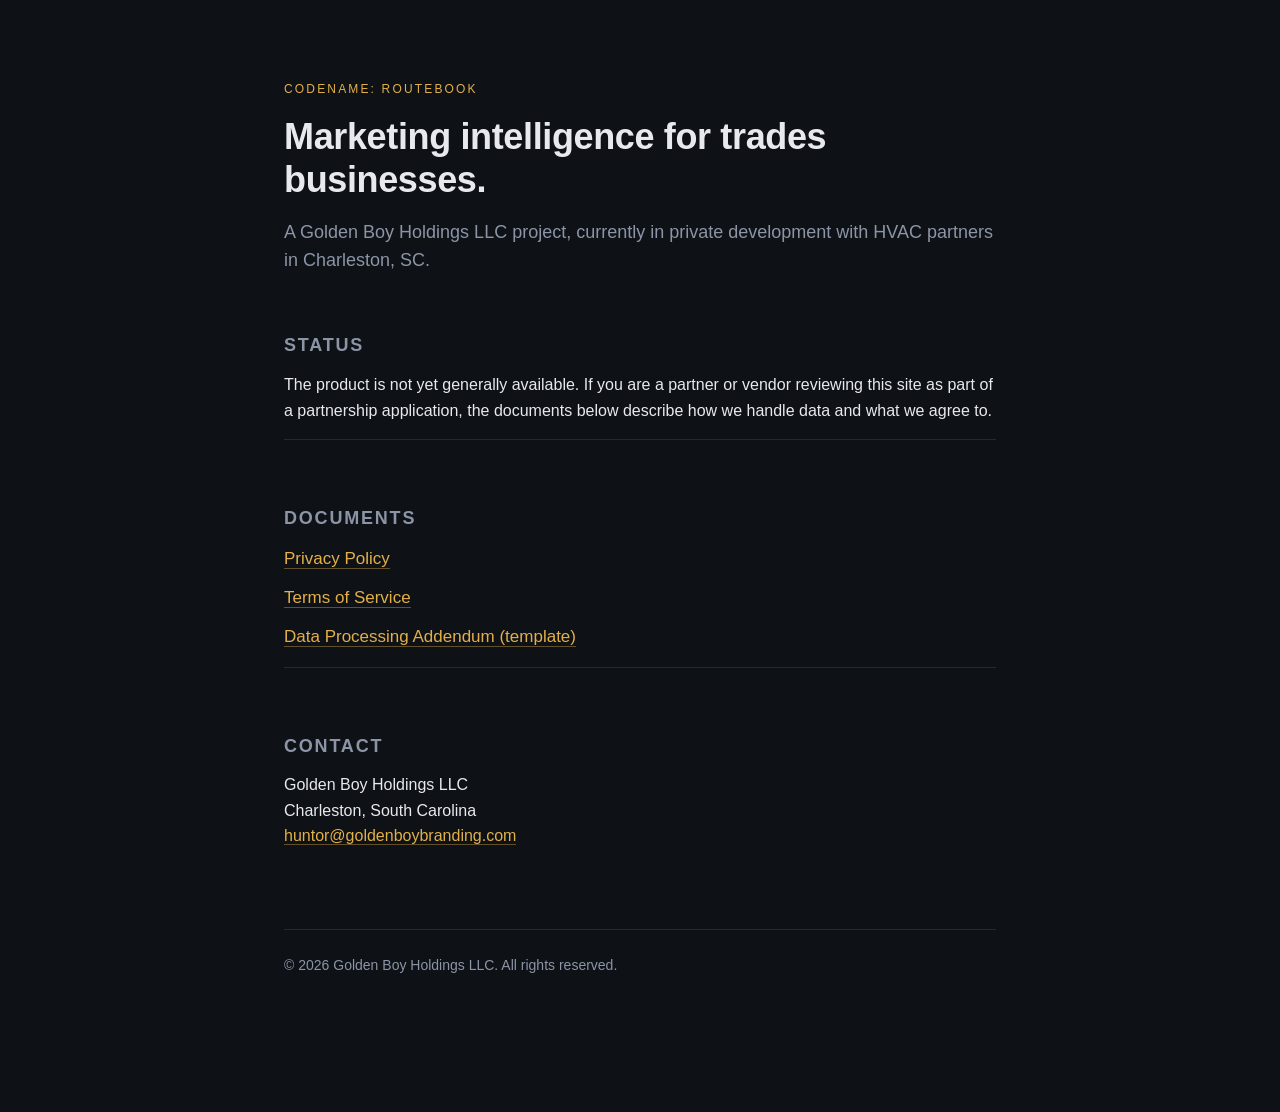
<file: index.html>
<!DOCTYPE html>
<html lang="en">
<head>
  <meta charset="UTF-8" />
  <meta name="viewport" content="width=device-width, initial-scale=1.0" />
  <title>Routebook (codename) — Golden Boy Holdings LLC</title>
  <meta name="description" content="Marketing intelligence for trades businesses. A Golden Boy Holdings LLC project." />
  <link rel="stylesheet" href="/style.css" />
</head>
<body>
  <main class="wrap">
    <header>
      <p class="eyebrow">Codename: Routebook</p>
      <h1>Marketing intelligence for trades businesses.</h1>
      <p class="lede">A Golden Boy Holdings LLC project, currently in private development with HVAC partners in Charleston, SC.</p>
    </header>

    <section>
      <h2>Status</h2>
      <p>The product is not yet generally available. If you are a partner or vendor reviewing this site as part of a partnership application, the documents below describe how we handle data and what we agree to.</p>
    </section>

    <section>
      <h2>Documents</h2>
      <ul class="links">
        <li><a href="/privacy.html">Privacy Policy</a></li>
        <li><a href="/terms.html">Terms of Service</a></li>
        <li><a href="/dpa.html">Data Processing Addendum (template)</a></li>
      </ul>
    </section>

    <section>
      <h2>Contact</h2>
      <p>
        Golden Boy Holdings LLC<br />
        Charleston, South Carolina<br />
        <a href="mailto:huntor@goldenboybranding.com">huntor@goldenboybranding.com</a>
      </p>
    </section>

    <footer>
      <p>&copy; <span id="year"></span> Golden Boy Holdings LLC. All rights reserved.</p>
    </footer>
  </main>
  <script>document.getElementById('year').textContent = new Date().getFullYear();</script>
</body>
</html>
</file>
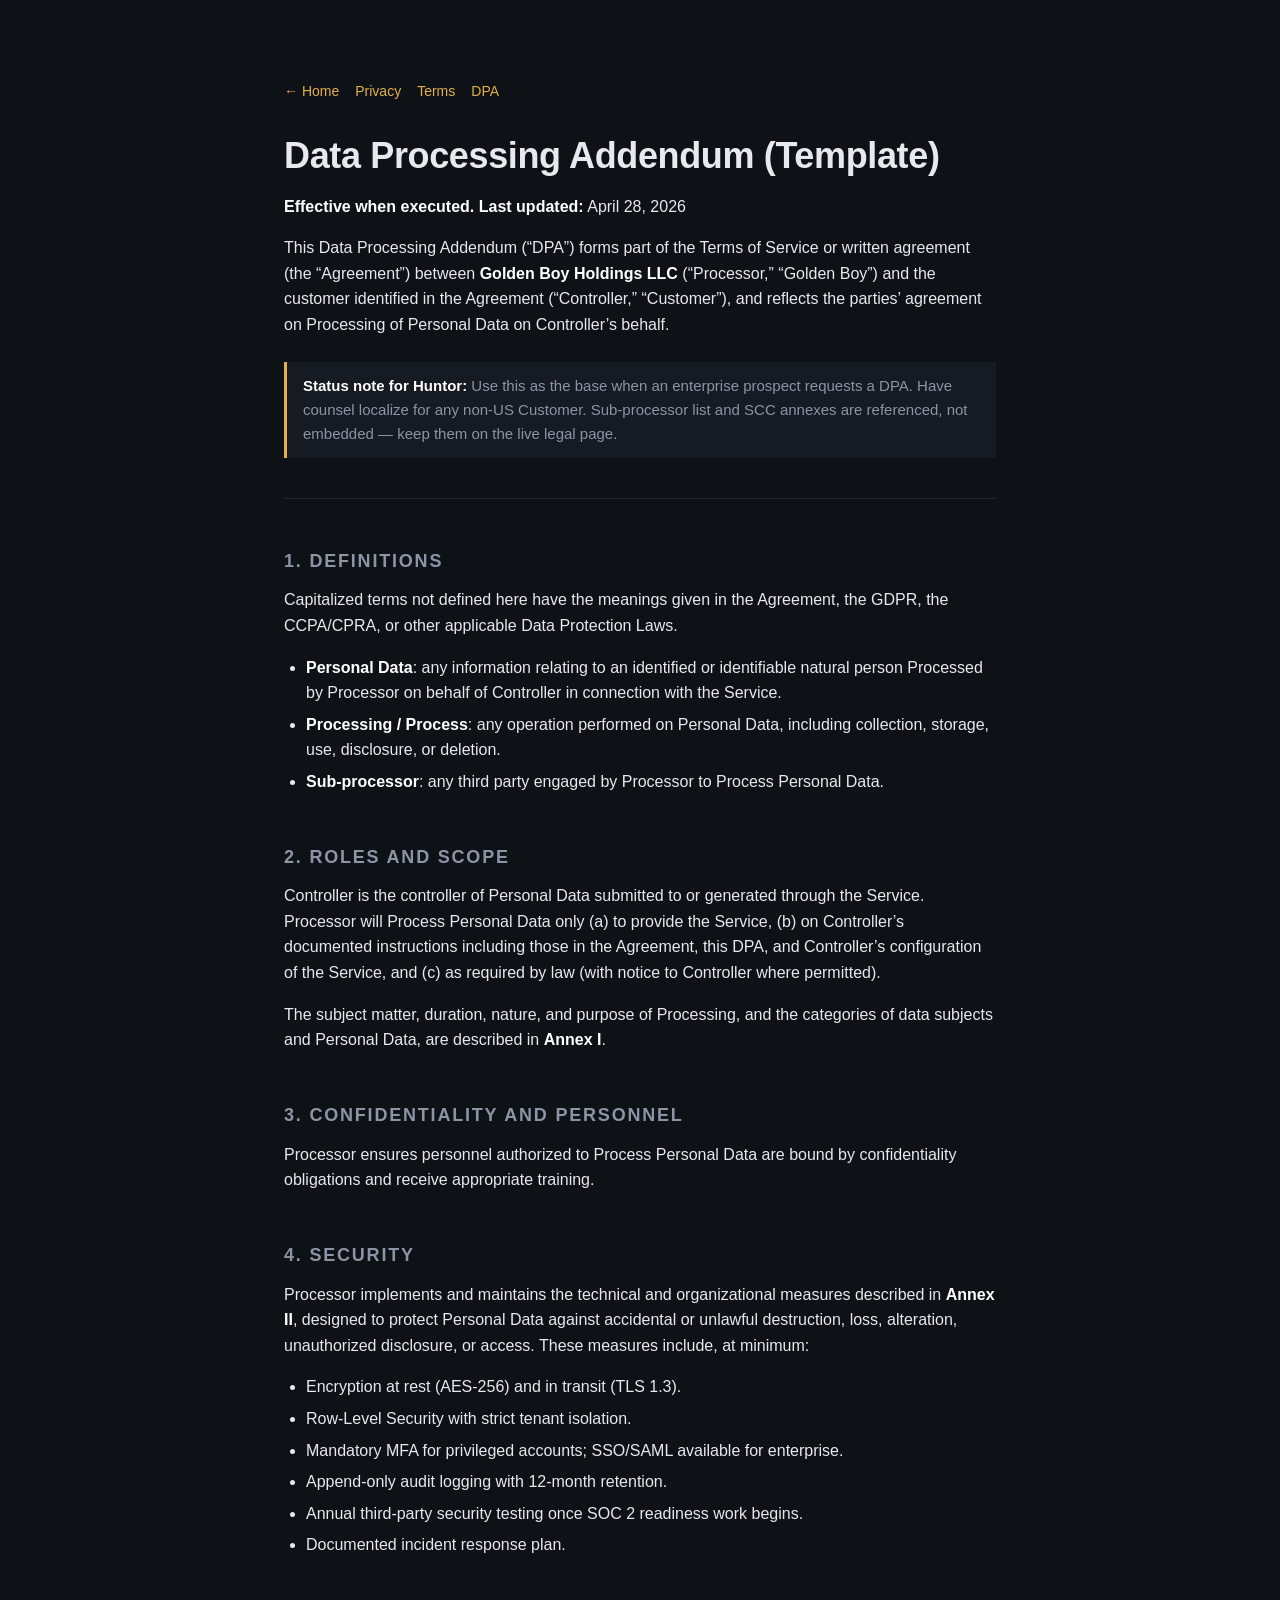
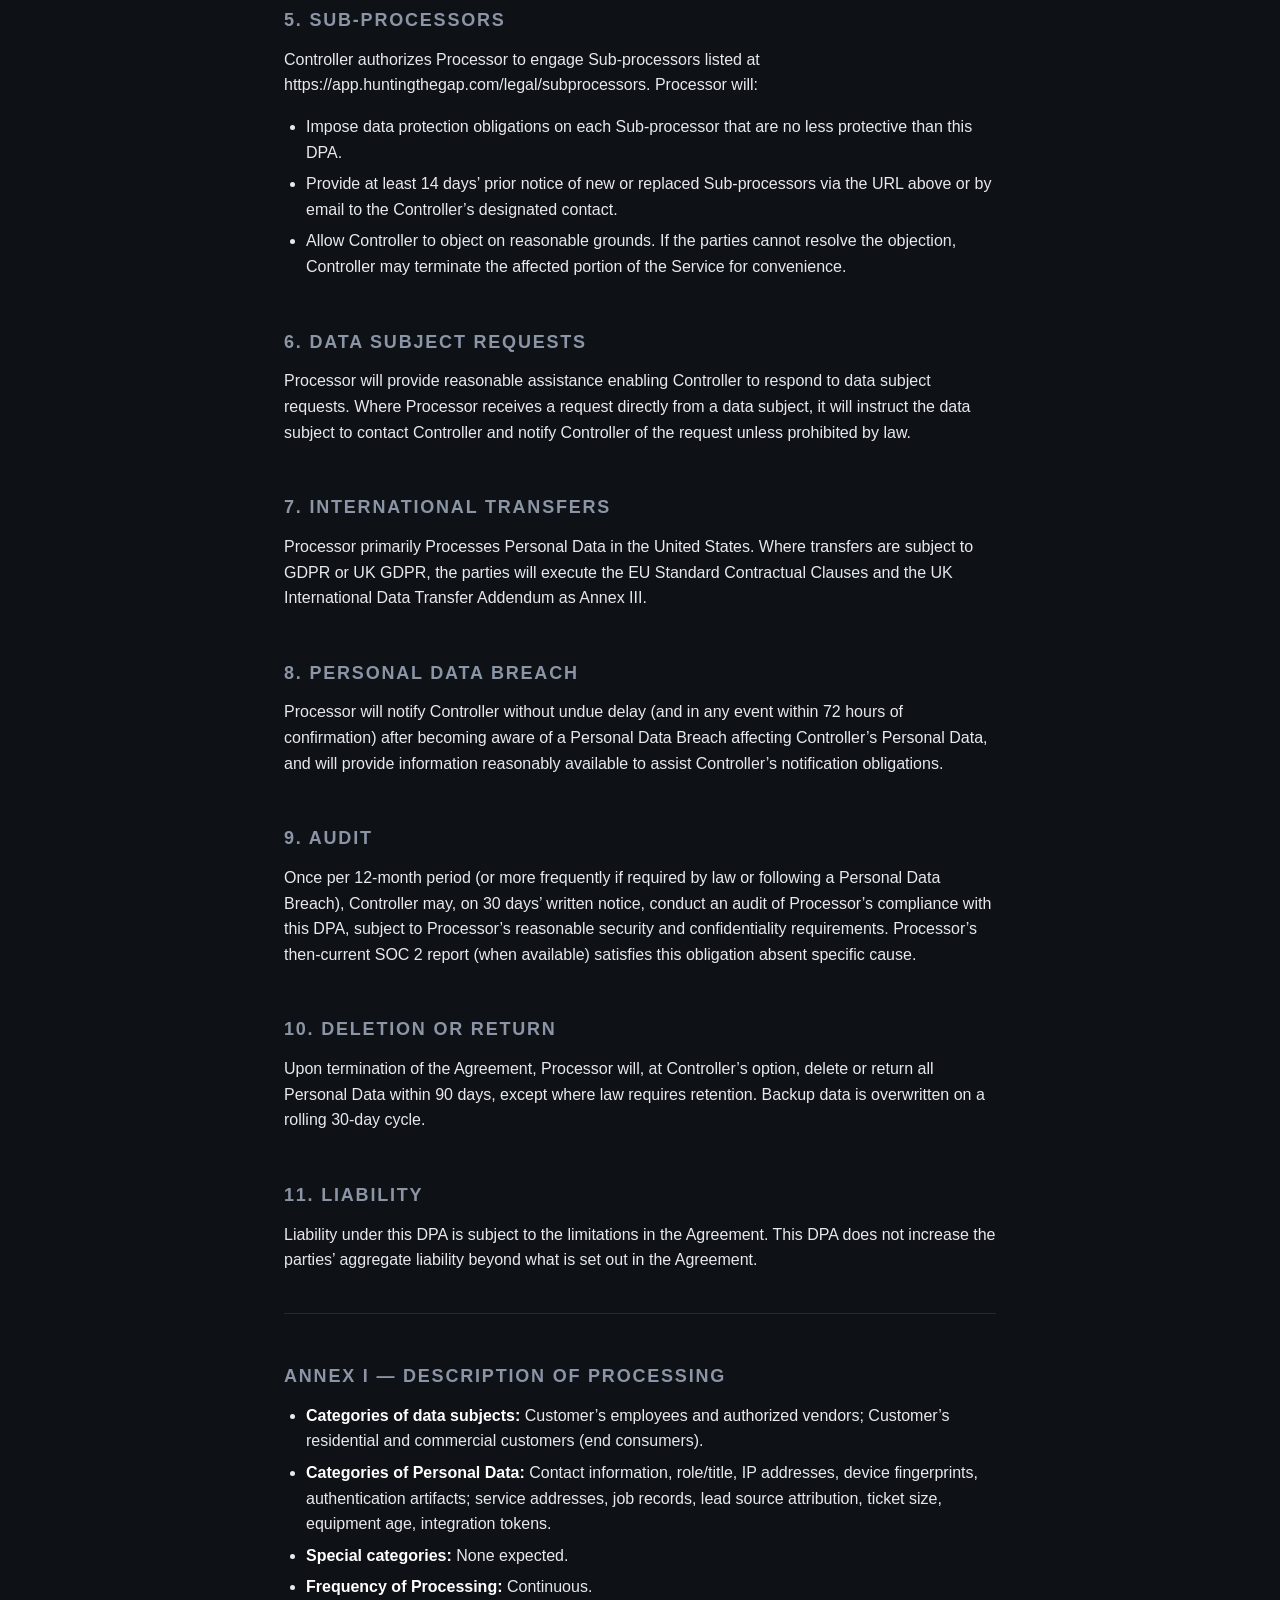
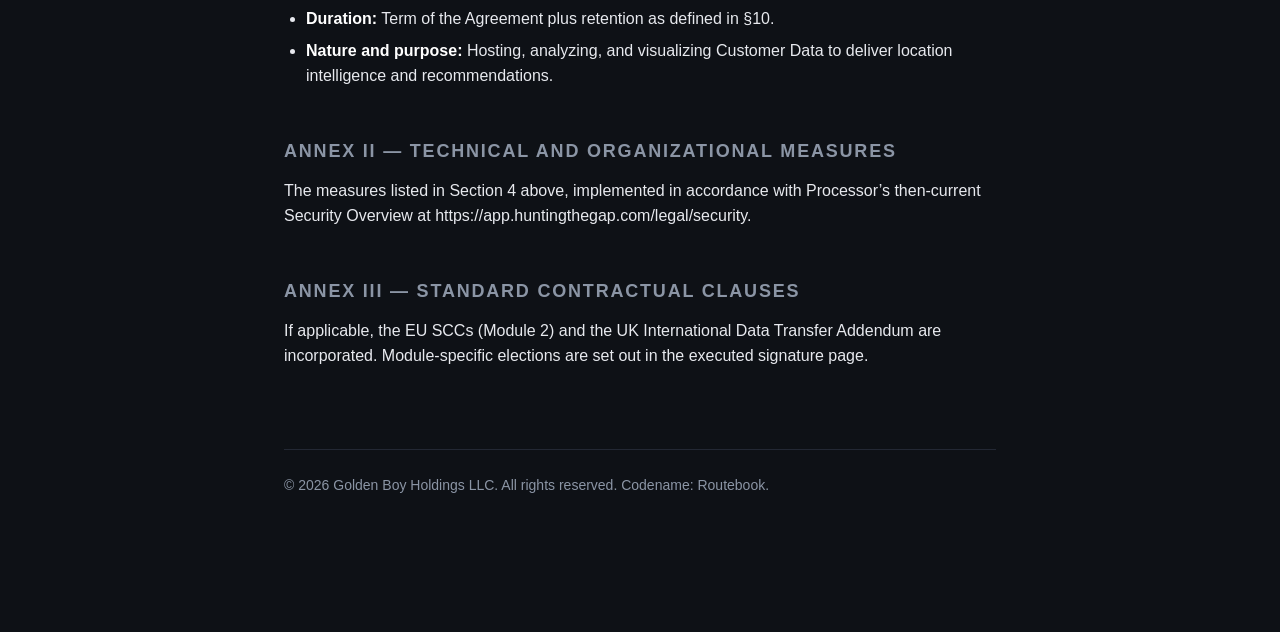
<file: dpa.html>
<!DOCTYPE html>
<html lang="en">
<head>
  <meta charset="UTF-8" />
  <meta name="viewport" content="width=device-width, initial-scale=1.0" />
  <title>Data Processing Addendum — Routebook by Golden Boy Holdings LLC</title>
  <link rel="stylesheet" href="/style.css" />
</head>
<body>
  <main class="wrap">
    <nav class="legal-nav">
      <a href="/">&larr; Home</a>
      <a href="/privacy.html">Privacy</a>
      <a href="/terms.html">Terms</a>
      <a href="/dpa.html">DPA</a>
    </nav>
    <h1>Data Processing Addendum (Template)</h1>
<p><strong>Effective when executed.</strong>
<strong>Last updated:</strong> April 28, 2026</p>
<p>This Data Processing Addendum (&ldquo;DPA&rdquo;) forms part of the Terms of Service or written agreement (the &ldquo;Agreement&rdquo;) between <strong>Golden Boy Holdings LLC</strong> (&ldquo;Processor,&rdquo; &ldquo;Golden Boy&rdquo;) and the customer identified in the Agreement (&ldquo;Controller,&rdquo; &ldquo;Customer&rdquo;), and reflects the parties&rsquo; agreement on Processing of Personal Data on Controller&rsquo;s behalf.</p>
<blockquote>
<p><strong>Status note for Huntor:</strong> Use this as the base when an enterprise prospect requests a DPA. Have counsel localize for any non-US Customer. Sub-processor list and SCC annexes are referenced, not embedded — keep them on the live legal page.</p>
</blockquote>
<hr />
<h2>1. Definitions</h2>
<p>Capitalized terms not defined here have the meanings given in the Agreement, the GDPR, the CCPA/CPRA, or other applicable Data Protection Laws.</p>
<ul>
<li><strong>Personal Data</strong>: any information relating to an identified or identifiable natural person Processed by Processor on behalf of Controller in connection with the Service.</li>
<li><strong>Processing / Process</strong>: any operation performed on Personal Data, including collection, storage, use, disclosure, or deletion.</li>
<li><strong>Sub-processor</strong>: any third party engaged by Processor to Process Personal Data.</li>
</ul>
<h2>2. Roles and scope</h2>
<p>Controller is the controller of Personal Data submitted to or generated through the Service. Processor will Process Personal Data only (a) to provide the Service, (b) on Controller&rsquo;s documented instructions including those in the Agreement, this DPA, and Controller&rsquo;s configuration of the Service, and (c) as required by law (with notice to Controller where permitted).</p>
<p>The subject matter, duration, nature, and purpose of Processing, and the categories of data subjects and Personal Data, are described in <strong>Annex I</strong>.</p>
<h2>3. Confidentiality and personnel</h2>
<p>Processor ensures personnel authorized to Process Personal Data are bound by confidentiality obligations and receive appropriate training.</p>
<h2>4. Security</h2>
<p>Processor implements and maintains the technical and organizational measures described in <strong>Annex II</strong>, designed to protect Personal Data against accidental or unlawful destruction, loss, alteration, unauthorized disclosure, or access. These measures include, at minimum:</p>
<ul>
<li>Encryption at rest (AES-256) and in transit (TLS 1.3).</li>
<li>Row-Level Security with strict tenant isolation.</li>
<li>Mandatory MFA for privileged accounts; SSO/SAML available for enterprise.</li>
<li>Append-only audit logging with 12-month retention.</li>
<li>Annual third-party security testing once SOC 2 readiness work begins.</li>
<li>Documented incident response plan.</li>
</ul>
<h2>5. Sub-processors</h2>
<p>Controller authorizes Processor to engage Sub-processors listed at https://app.huntingthegap.com/legal/subprocessors. Processor will:</p>
<ul>
<li>Impose data protection obligations on each Sub-processor that are no less protective than this DPA.</li>
<li>Provide at least 14 days&rsquo; prior notice of new or replaced Sub-processors via the URL above or by email to the Controller&rsquo;s designated contact.</li>
<li>Allow Controller to object on reasonable grounds. If the parties cannot resolve the objection, Controller may terminate the affected portion of the Service for convenience.</li>
</ul>
<h2>6. Data subject requests</h2>
<p>Processor will provide reasonable assistance enabling Controller to respond to data subject requests. Where Processor receives a request directly from a data subject, it will instruct the data subject to contact Controller and notify Controller of the request unless prohibited by law.</p>
<h2>7. International transfers</h2>
<p>Processor primarily Processes Personal Data in the United States. Where transfers are subject to GDPR or UK GDPR, the parties will execute the EU Standard Contractual Clauses and the UK International Data Transfer Addendum as Annex III.</p>
<h2>8. Personal Data Breach</h2>
<p>Processor will notify Controller without undue delay (and in any event within 72 hours of confirmation) after becoming aware of a Personal Data Breach affecting Controller&rsquo;s Personal Data, and will provide information reasonably available to assist Controller&rsquo;s notification obligations.</p>
<h2>9. Audit</h2>
<p>Once per 12-month period (or more frequently if required by law or following a Personal Data Breach), Controller may, on 30 days&rsquo; written notice, conduct an audit of Processor&rsquo;s compliance with this DPA, subject to Processor&rsquo;s reasonable security and confidentiality requirements. Processor&rsquo;s then-current SOC 2 report (when available) satisfies this obligation absent specific cause.</p>
<h2>10. Deletion or return</h2>
<p>Upon termination of the Agreement, Processor will, at Controller&rsquo;s option, delete or return all Personal Data within 90 days, except where law requires retention. Backup data is overwritten on a rolling 30-day cycle.</p>
<h2>11. Liability</h2>
<p>Liability under this DPA is subject to the limitations in the Agreement. This DPA does not increase the parties&rsquo; aggregate liability beyond what is set out in the Agreement.</p>
<hr />
<h2>Annex I — Description of Processing</h2>
<ul>
<li><strong>Categories of data subjects:</strong> Customer&rsquo;s employees and authorized vendors; Customer&rsquo;s residential and commercial customers (end consumers).</li>
<li><strong>Categories of Personal Data:</strong> Contact information, role/title, IP addresses, device fingerprints, authentication artifacts; service addresses, job records, lead source attribution, ticket size, equipment age, integration tokens.</li>
<li><strong>Special categories:</strong> None expected.</li>
<li><strong>Frequency of Processing:</strong> Continuous.</li>
<li><strong>Duration:</strong> Term of the Agreement plus retention as defined in §10.</li>
<li><strong>Nature and purpose:</strong> Hosting, analyzing, and visualizing Customer Data to deliver location intelligence and recommendations.</li>
</ul>
<h2>Annex II — Technical and organizational measures</h2>
<p>The measures listed in Section 4 above, implemented in accordance with Processor&rsquo;s then-current Security Overview at https://app.huntingthegap.com/legal/security.</p>
<h2>Annex III — Standard Contractual Clauses</h2>
<p>If applicable, the EU SCCs (Module 2) and the UK International Data Transfer Addendum are incorporated. Module-specific elections are set out in the executed signature page.</p>
    <footer>
      <p>&copy; <span id="year"></span> Golden Boy Holdings LLC. All rights reserved. Codename: Routebook.</p>
    </footer>
  </main>
  <script>document.getElementById('year').textContent = new Date().getFullYear();</script>
</body>
</html>
</file>
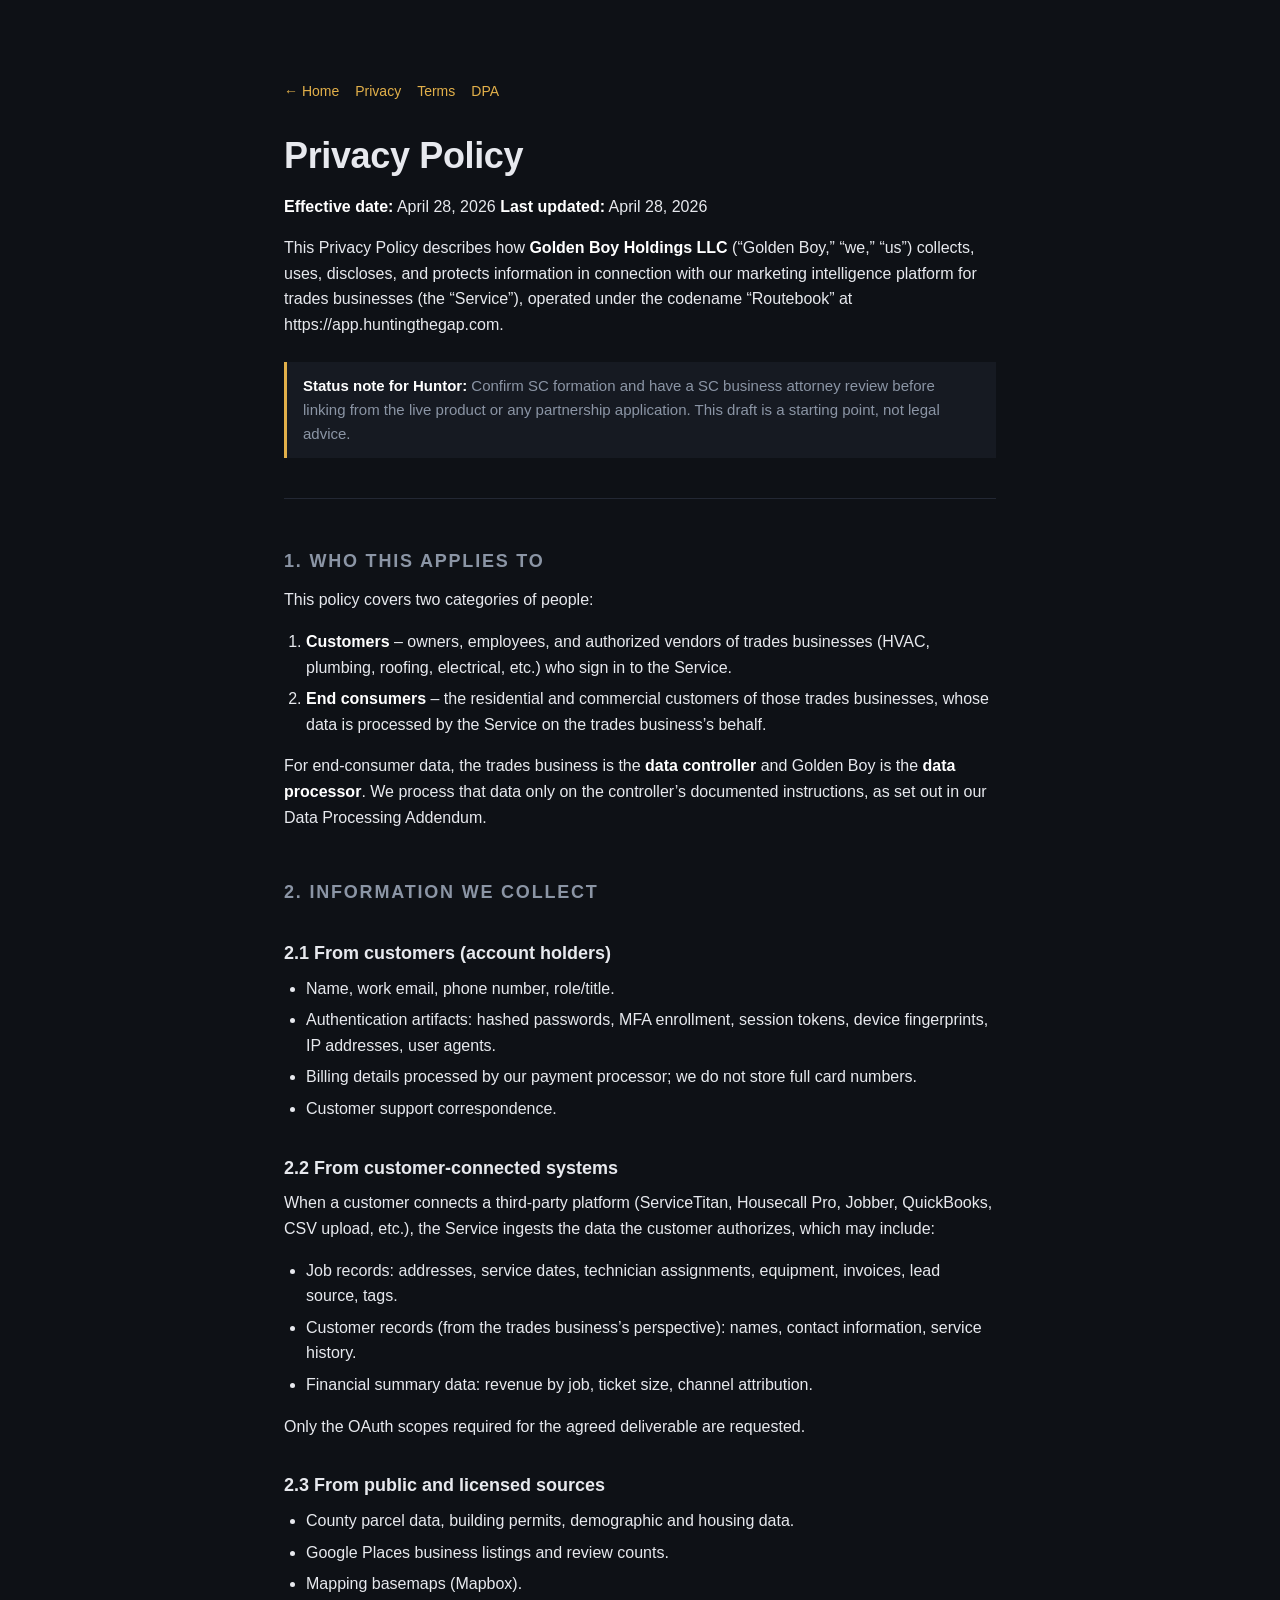
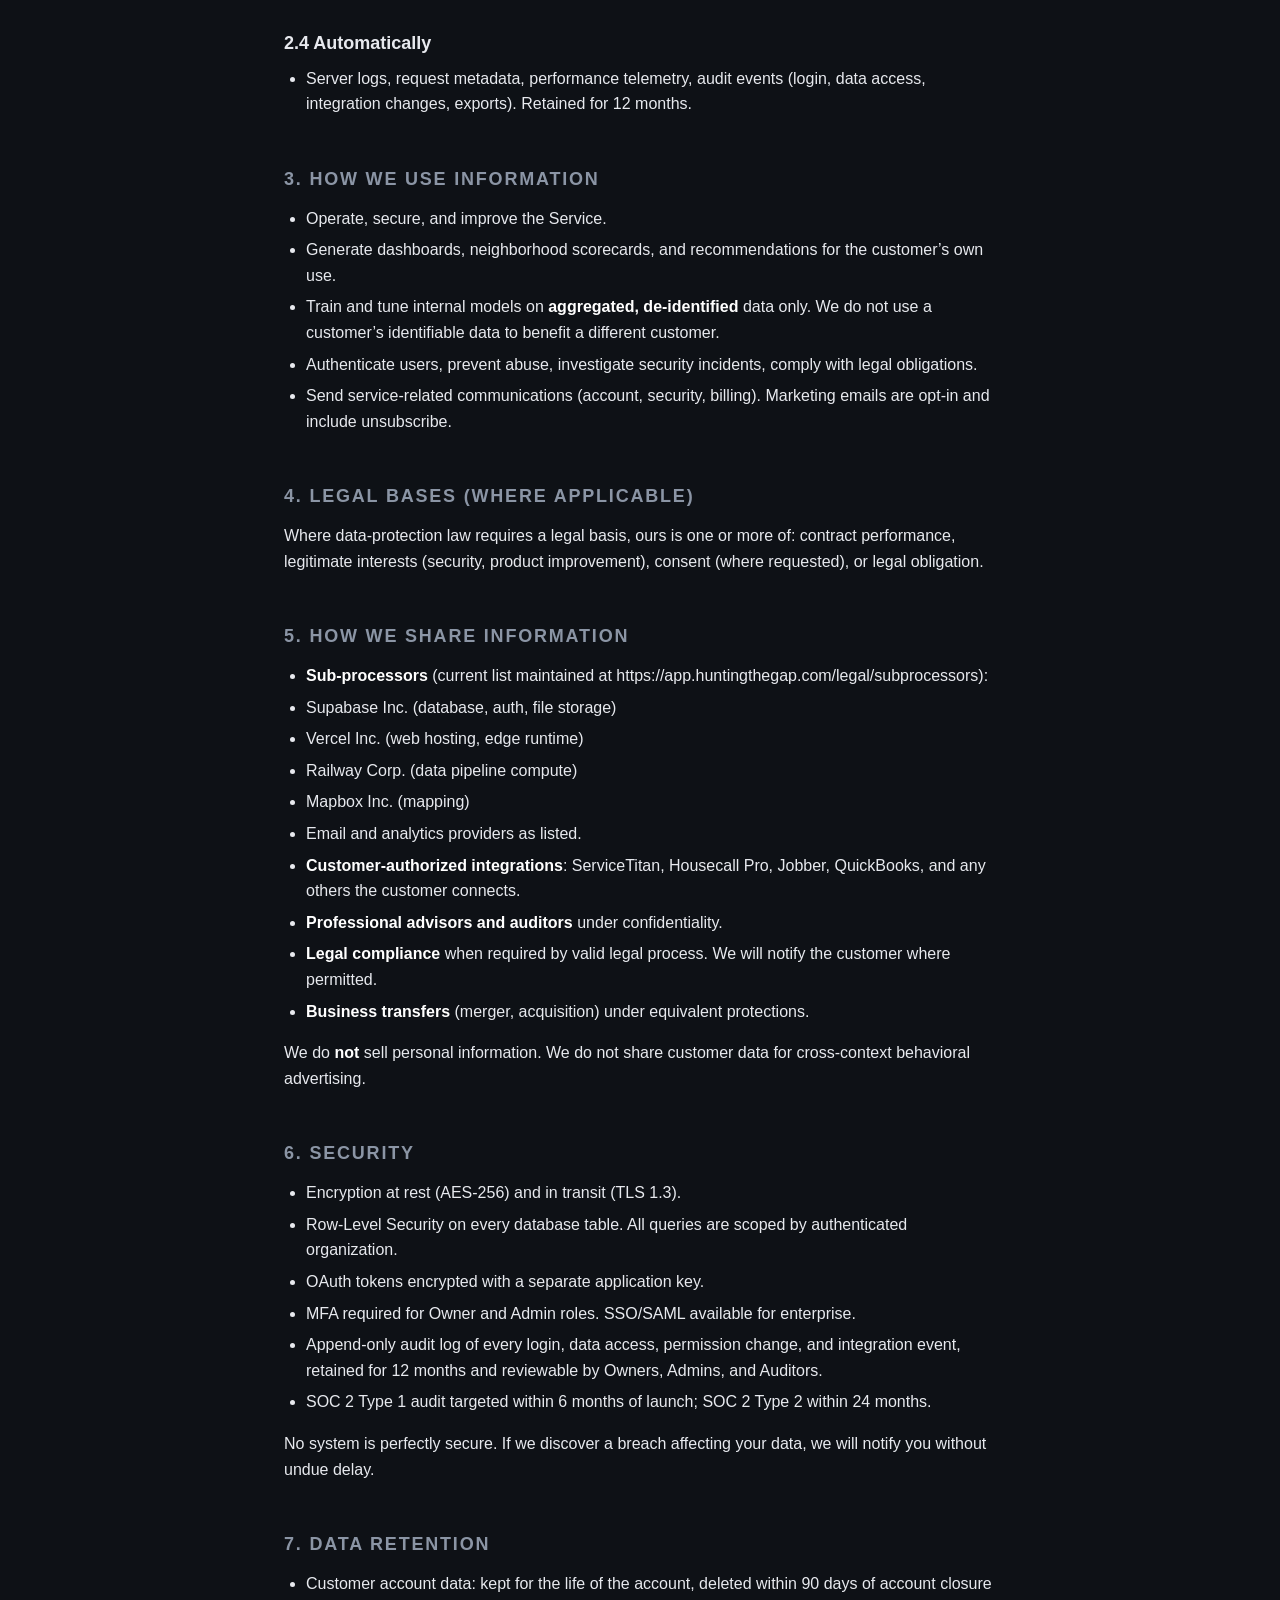
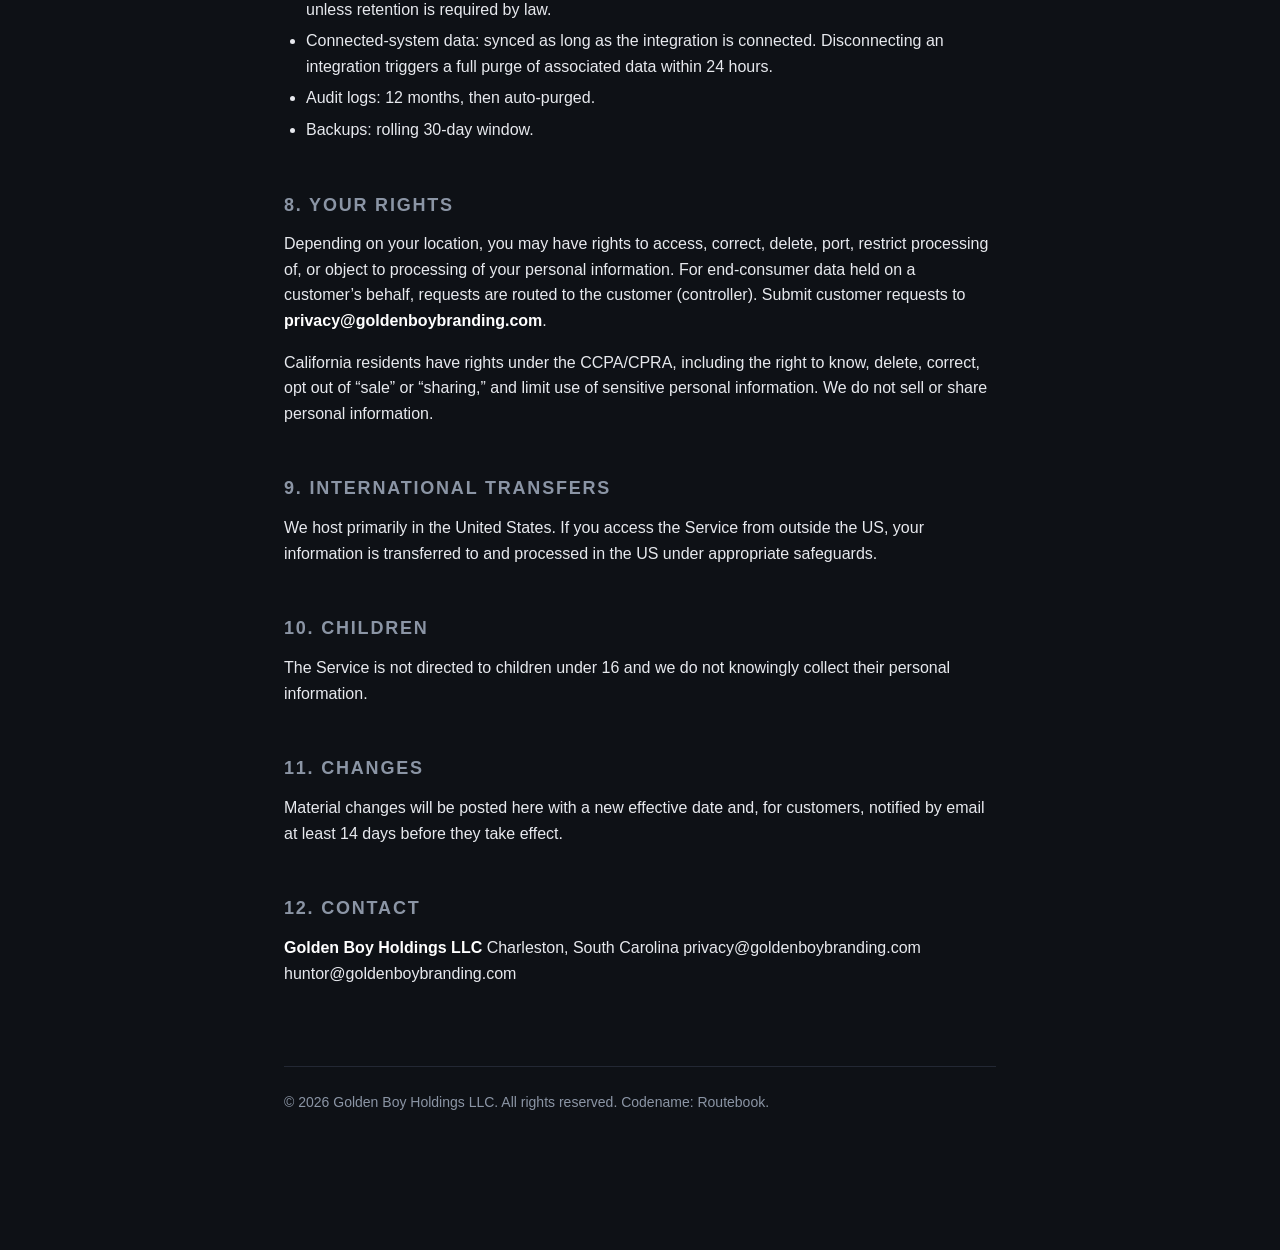
<file: privacy.html>
<!DOCTYPE html>
<html lang="en">
<head>
  <meta charset="UTF-8" />
  <meta name="viewport" content="width=device-width, initial-scale=1.0" />
  <title>Privacy Policy — Routebook by Golden Boy Holdings LLC</title>
  <link rel="stylesheet" href="/style.css" />
</head>
<body>
  <main class="wrap">
    <nav class="legal-nav">
      <a href="/">&larr; Home</a>
      <a href="/privacy.html">Privacy</a>
      <a href="/terms.html">Terms</a>
      <a href="/dpa.html">DPA</a>
    </nav>
    <h1>Privacy Policy</h1>
<p><strong>Effective date:</strong> April 28, 2026
<strong>Last updated:</strong> April 28, 2026</p>
<p>This Privacy Policy describes how <strong>Golden Boy Holdings LLC</strong> (&ldquo;Golden Boy,&rdquo; &ldquo;we,&rdquo; &ldquo;us&rdquo;) collects, uses, discloses, and protects information in connection with our marketing intelligence platform for trades businesses (the &ldquo;Service&rdquo;), operated under the codename &ldquo;Routebook&rdquo; at https://app.huntingthegap.com.</p>
<blockquote>
<p><strong>Status note for Huntor:</strong> Confirm SC formation and have a SC business attorney review before linking from the live product or any partnership application. This draft is a starting point, not legal advice.</p>
</blockquote>
<hr />
<h2>1. Who this applies to</h2>
<p>This policy covers two categories of people:</p>
<ol>
<li><strong>Customers</strong> – owners, employees, and authorized vendors of trades businesses (HVAC, plumbing, roofing, electrical, etc.) who sign in to the Service.</li>
<li><strong>End consumers</strong> – the residential and commercial customers of those trades businesses, whose data is processed by the Service on the trades business&rsquo;s behalf.</li>
</ol>
<p>For end-consumer data, the trades business is the <strong>data controller</strong> and Golden Boy is the <strong>data processor</strong>. We process that data only on the controller&rsquo;s documented instructions, as set out in our Data Processing Addendum.</p>
<h2>2. Information we collect</h2>
<h3>2.1 From customers (account holders)</h3>
<ul>
<li>Name, work email, phone number, role/title.</li>
<li>Authentication artifacts: hashed passwords, MFA enrollment, session tokens, device fingerprints, IP addresses, user agents.</li>
<li>Billing details processed by our payment processor; we do not store full card numbers.</li>
<li>Customer support correspondence.</li>
</ul>
<h3>2.2 From customer-connected systems</h3>
<p>When a customer connects a third-party platform (ServiceTitan, Housecall Pro, Jobber, QuickBooks, CSV upload, etc.), the Service ingests the data the customer authorizes, which may include:</p>
<ul>
<li>Job records: addresses, service dates, technician assignments, equipment, invoices, lead source, tags.</li>
<li>Customer records (from the trades business&rsquo;s perspective): names, contact information, service history.</li>
<li>Financial summary data: revenue by job, ticket size, channel attribution.</li>
</ul>
<p>Only the OAuth scopes required for the agreed deliverable are requested.</p>
<h3>2.3 From public and licensed sources</h3>
<ul>
<li>County parcel data, building permits, demographic and housing data.</li>
<li>Google Places business listings and review counts.</li>
<li>Mapping basemaps (Mapbox).</li>
</ul>
<h3>2.4 Automatically</h3>
<ul>
<li>Server logs, request metadata, performance telemetry, audit events (login, data access, integration changes, exports). Retained for 12 months.</li>
</ul>
<h2>3. How we use information</h2>
<ul>
<li>Operate, secure, and improve the Service.</li>
<li>Generate dashboards, neighborhood scorecards, and recommendations for the customer&rsquo;s own use.</li>
<li>Train and tune internal models on <strong>aggregated, de-identified</strong> data only. We do not use a customer&rsquo;s identifiable data to benefit a different customer.</li>
<li>Authenticate users, prevent abuse, investigate security incidents, comply with legal obligations.</li>
<li>Send service-related communications (account, security, billing). Marketing emails are opt-in and include unsubscribe.</li>
</ul>
<h2>4. Legal bases (where applicable)</h2>
<p>Where data-protection law requires a legal basis, ours is one or more of: contract performance, legitimate interests (security, product improvement), consent (where requested), or legal obligation.</p>
<h2>5. How we share information</h2>
<ul>
<li><strong>Sub-processors</strong> (current list maintained at https://app.huntingthegap.com/legal/subprocessors):</li>
<li>Supabase Inc. (database, auth, file storage)</li>
<li>Vercel Inc. (web hosting, edge runtime)</li>
<li>Railway Corp. (data pipeline compute)</li>
<li>Mapbox Inc. (mapping)</li>
<li>Email and analytics providers as listed.</li>
<li><strong>Customer-authorized integrations</strong>: ServiceTitan, Housecall Pro, Jobber, QuickBooks, and any others the customer connects.</li>
<li><strong>Professional advisors and auditors</strong> under confidentiality.</li>
<li><strong>Legal compliance</strong> when required by valid legal process. We will notify the customer where permitted.</li>
<li><strong>Business transfers</strong> (merger, acquisition) under equivalent protections.</li>
</ul>
<p>We do <strong>not</strong> sell personal information. We do not share customer data for cross-context behavioral advertising.</p>
<h2>6. Security</h2>
<ul>
<li>Encryption at rest (AES-256) and in transit (TLS 1.3).</li>
<li>Row-Level Security on every database table. All queries are scoped by authenticated organization.</li>
<li>OAuth tokens encrypted with a separate application key.</li>
<li>MFA required for Owner and Admin roles. SSO/SAML available for enterprise.</li>
<li>Append-only audit log of every login, data access, permission change, and integration event, retained for 12 months and reviewable by Owners, Admins, and Auditors.</li>
<li>SOC 2 Type 1 audit targeted within 6 months of launch; SOC 2 Type 2 within 24 months.</li>
</ul>
<p>No system is perfectly secure. If we discover a breach affecting your data, we will notify you without undue delay.</p>
<h2>7. Data retention</h2>
<ul>
<li>Customer account data: kept for the life of the account, deleted within 90 days of account closure unless retention is required by law.</li>
<li>Connected-system data: synced as long as the integration is connected. Disconnecting an integration triggers a full purge of associated data within 24 hours.</li>
<li>Audit logs: 12 months, then auto-purged.</li>
<li>Backups: rolling 30-day window.</li>
</ul>
<h2>8. Your rights</h2>
<p>Depending on your location, you may have rights to access, correct, delete, port, restrict processing of, or object to processing of your personal information. For end-consumer data held on a customer&rsquo;s behalf, requests are routed to the customer (controller). Submit customer requests to <strong>privacy@goldenboybranding.com</strong>.</p>
<p>California residents have rights under the CCPA/CPRA, including the right to know, delete, correct, opt out of &ldquo;sale&rdquo; or &ldquo;sharing,&rdquo; and limit use of sensitive personal information. We do not sell or share personal information.</p>
<h2>9. International transfers</h2>
<p>We host primarily in the United States. If you access the Service from outside the US, your information is transferred to and processed in the US under appropriate safeguards.</p>
<h2>10. Children</h2>
<p>The Service is not directed to children under 16 and we do not knowingly collect their personal information.</p>
<h2>11. Changes</h2>
<p>Material changes will be posted here with a new effective date and, for customers, notified by email at least 14 days before they take effect.</p>
<h2>12. Contact</h2>
<p><strong>Golden Boy Holdings LLC</strong>
Charleston, South Carolina
privacy@goldenboybranding.com
huntor@goldenboybranding.com
                                                          </p>
    <footer>
      <p>&copy; <span id="year"></span> Golden Boy Holdings LLC. All rights reserved. Codename: Routebook.</p>
    </footer>
  </main>
  <script>document.getElementById('year').textContent = new Date().getFullYear();</script>
</body>
</html>
</file>
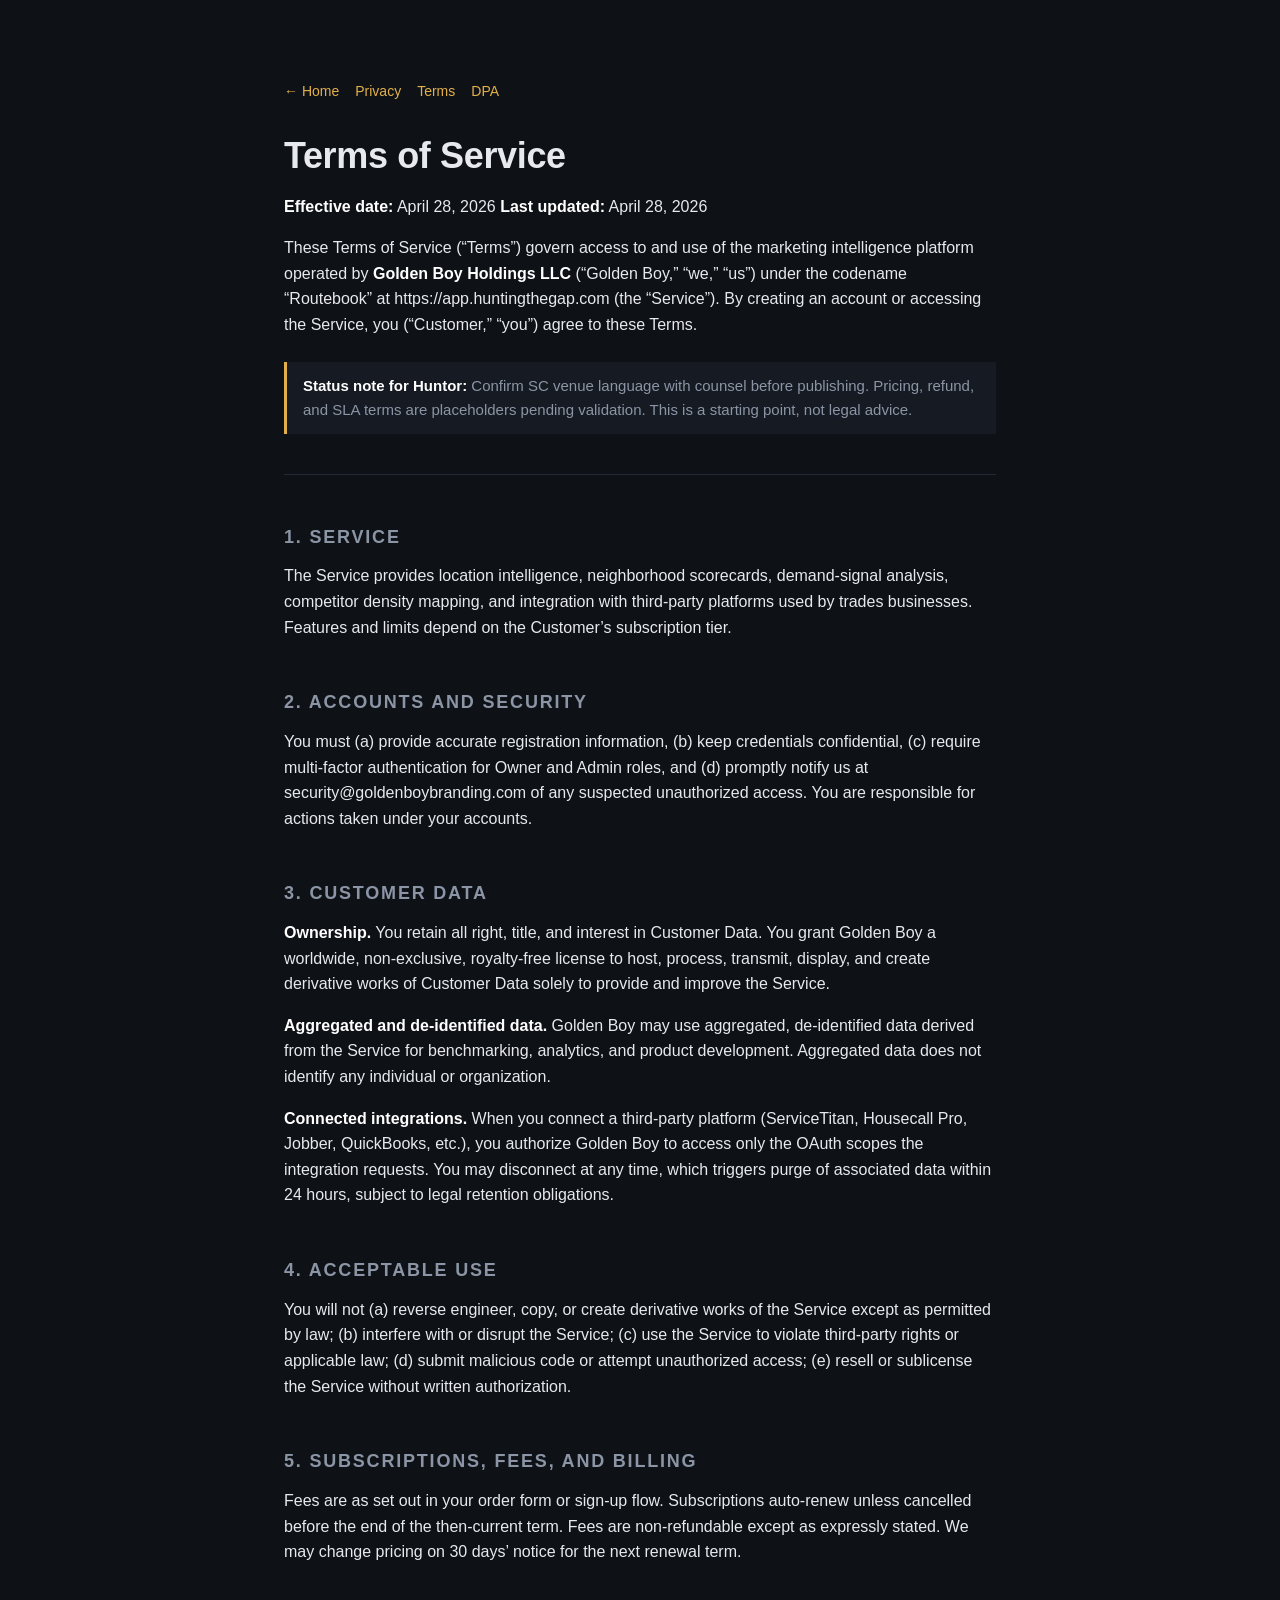
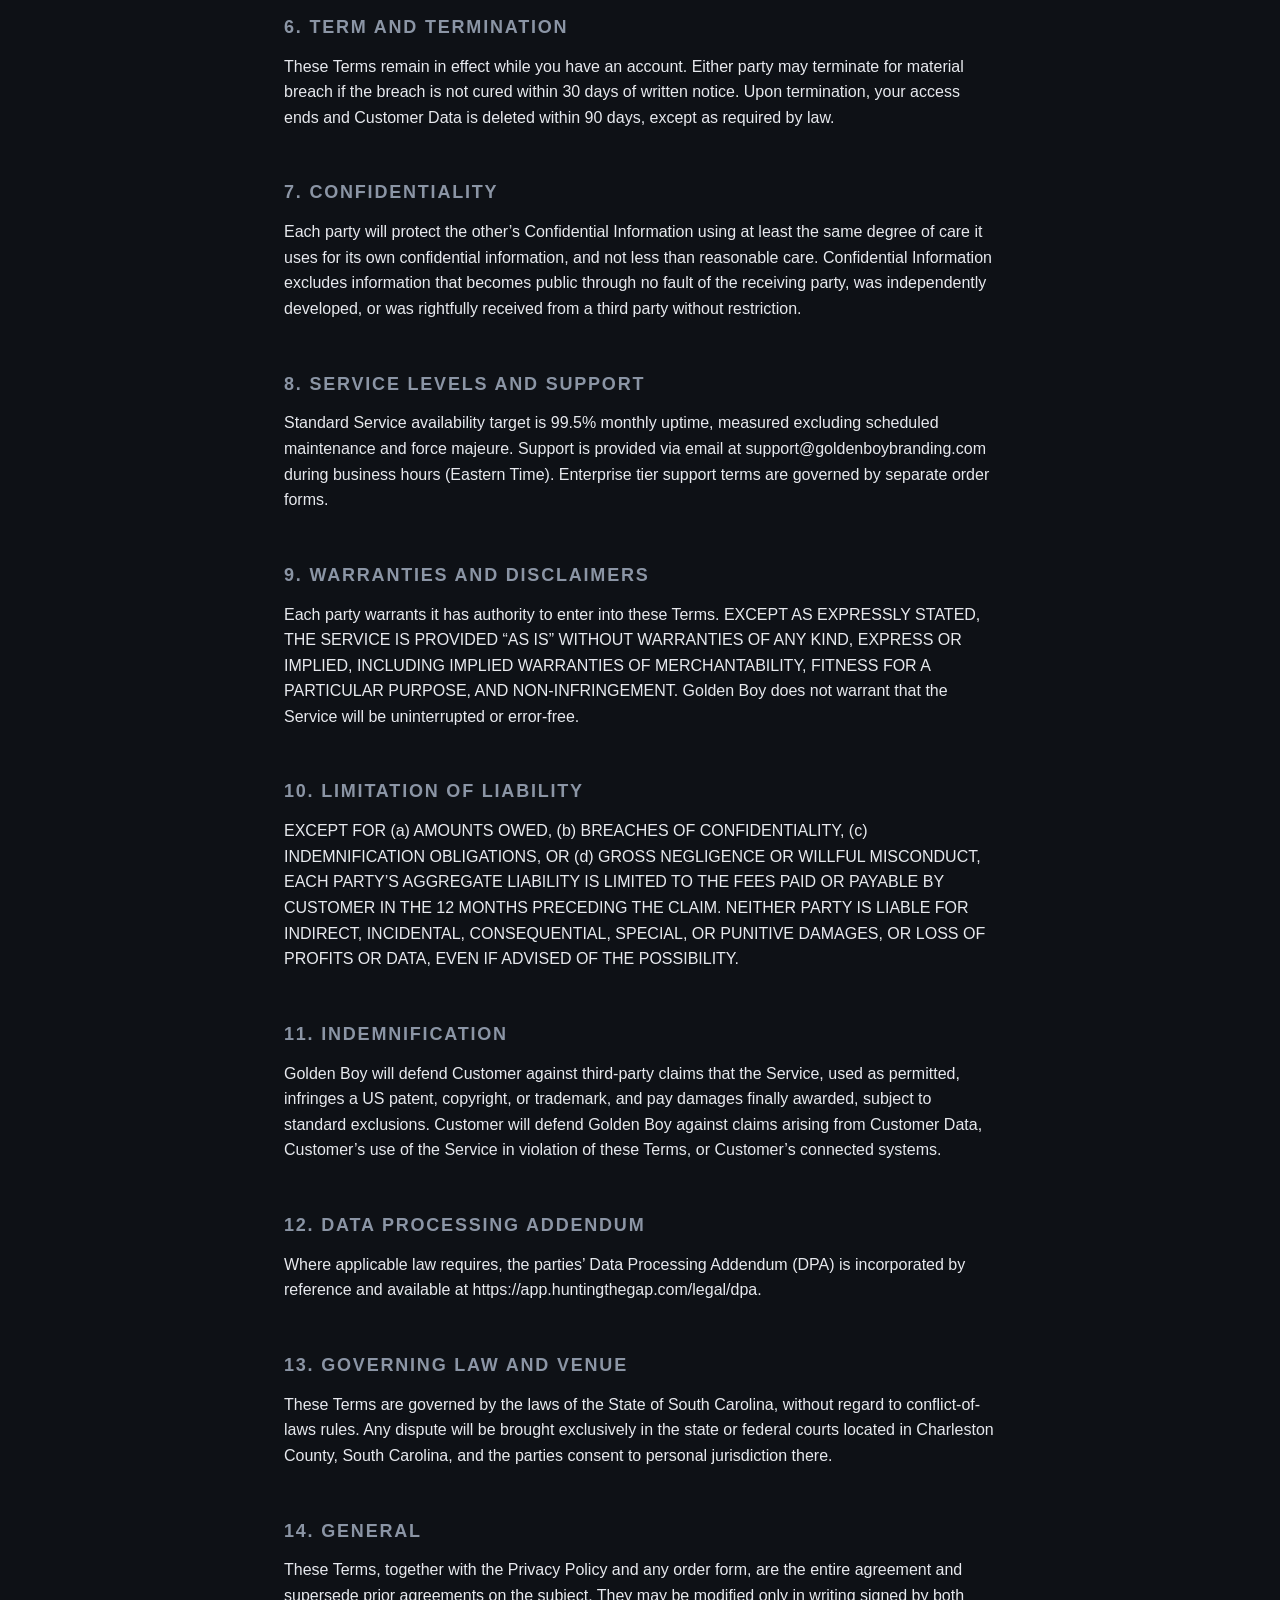
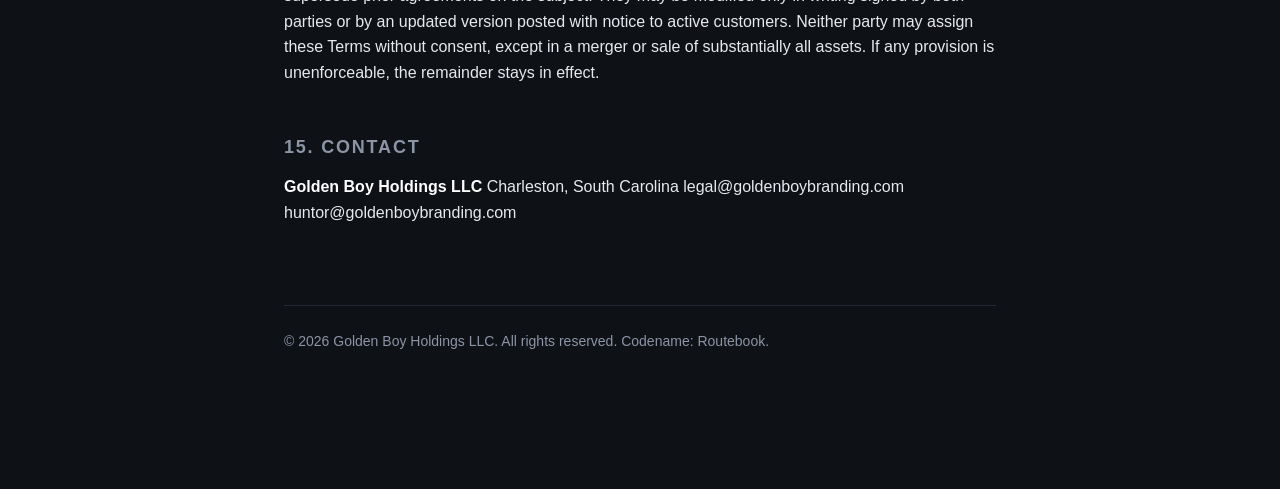
<file: terms.html>
<!DOCTYPE html>
<html lang="en">
<head>
  <meta charset="UTF-8" />
  <meta name="viewport" content="width=device-width, initial-scale=1.0" />
  <title>Terms of Service — Routebook by Golden Boy Holdings LLC</title>
  <link rel="stylesheet" href="/style.css" />
</head>
<body>
  <main class="wrap">
    <nav class="legal-nav">
      <a href="/">&larr; Home</a>
      <a href="/privacy.html">Privacy</a>
      <a href="/terms.html">Terms</a>
      <a href="/dpa.html">DPA</a>
    </nav>
    <h1>Terms of Service</h1>
<p><strong>Effective date:</strong> April 28, 2026
<strong>Last updated:</strong> April 28, 2026</p>
<p>These Terms of Service (&ldquo;Terms&rdquo;) govern access to and use of the marketing intelligence platform operated by <strong>Golden Boy Holdings LLC</strong> (&ldquo;Golden Boy,&rdquo; &ldquo;we,&rdquo; &ldquo;us&rdquo;) under the codename &ldquo;Routebook&rdquo; at https://app.huntingthegap.com (the &ldquo;Service&rdquo;). By creating an account or accessing the Service, you (&ldquo;Customer,&rdquo; &ldquo;you&rdquo;) agree to these Terms.</p>
<blockquote>
<p><strong>Status note for Huntor:</strong> Confirm SC venue language with counsel before publishing. Pricing, refund, and SLA terms are placeholders pending validation. This is a starting point, not legal advice.</p>
</blockquote>
<hr />
<h2>1. Service</h2>
<p>The Service provides location intelligence, neighborhood scorecards, demand-signal analysis, competitor density mapping, and integration with third-party platforms used by trades businesses. Features and limits depend on the Customer&rsquo;s subscription tier.</p>
<h2>2. Accounts and security</h2>
<p>You must (a) provide accurate registration information, (b) keep credentials confidential, (c) require multi-factor authentication for Owner and Admin roles, and (d) promptly notify us at security@goldenboybranding.com of any suspected unauthorized access. You are responsible for actions taken under your accounts.</p>
<h2>3. Customer data</h2>
<p><strong>Ownership.</strong> You retain all right, title, and interest in Customer Data. You grant Golden Boy a worldwide, non-exclusive, royalty-free license to host, process, transmit, display, and create derivative works of Customer Data solely to provide and improve the Service.</p>
<p><strong>Aggregated and de-identified data.</strong> Golden Boy may use aggregated, de-identified data derived from the Service for benchmarking, analytics, and product development. Aggregated data does not identify any individual or organization.</p>
<p><strong>Connected integrations.</strong> When you connect a third-party platform (ServiceTitan, Housecall Pro, Jobber, QuickBooks, etc.), you authorize Golden Boy to access only the OAuth scopes the integration requests. You may disconnect at any time, which triggers purge of associated data within 24 hours, subject to legal retention obligations.</p>
<h2>4. Acceptable use</h2>
<p>You will not (a) reverse engineer, copy, or create derivative works of the Service except as permitted by law; (b) interfere with or disrupt the Service; (c) use the Service to violate third-party rights or applicable law; (d) submit malicious code or attempt unauthorized access; (e) resell or sublicense the Service without written authorization.</p>
<h2>5. Subscriptions, fees, and billing</h2>
<p>Fees are as set out in your order form or sign-up flow. Subscriptions auto-renew unless cancelled before the end of the then-current term. Fees are non-refundable except as expressly stated. We may change pricing on 30 days&rsquo; notice for the next renewal term.</p>
<h2>6. Term and termination</h2>
<p>These Terms remain in effect while you have an account. Either party may terminate for material breach if the breach is not cured within 30 days of written notice. Upon termination, your access ends and Customer Data is deleted within 90 days, except as required by law.</p>
<h2>7. Confidentiality</h2>
<p>Each party will protect the other&rsquo;s Confidential Information using at least the same degree of care it uses for its own confidential information, and not less than reasonable care. Confidential Information excludes information that becomes public through no fault of the receiving party, was independently developed, or was rightfully received from a third party without restriction.</p>
<h2>8. Service levels and support</h2>
<p>Standard Service availability target is 99.5% monthly uptime, measured excluding scheduled maintenance and force majeure. Support is provided via email at support@goldenboybranding.com during business hours (Eastern Time). Enterprise tier support terms are governed by separate order forms.</p>
<h2>9. Warranties and disclaimers</h2>
<p>Each party warrants it has authority to enter into these Terms. EXCEPT AS EXPRESSLY STATED, THE SERVICE IS PROVIDED &ldquo;AS IS&rdquo; WITHOUT WARRANTIES OF ANY KIND, EXPRESS OR IMPLIED, INCLUDING IMPLIED WARRANTIES OF MERCHANTABILITY, FITNESS FOR A PARTICULAR PURPOSE, AND NON-INFRINGEMENT. Golden Boy does not warrant that the Service will be uninterrupted or error-free.</p>
<h2>10. Limitation of liability</h2>
<p>EXCEPT FOR (a) AMOUNTS OWED, (b) BREACHES OF CONFIDENTIALITY, (c) INDEMNIFICATION OBLIGATIONS, OR (d) GROSS NEGLIGENCE OR WILLFUL MISCONDUCT, EACH PARTY&rsquo;S AGGREGATE LIABILITY IS LIMITED TO THE FEES PAID OR PAYABLE BY CUSTOMER IN THE 12 MONTHS PRECEDING THE CLAIM. NEITHER PARTY IS LIABLE FOR INDIRECT, INCIDENTAL, CONSEQUENTIAL, SPECIAL, OR PUNITIVE DAMAGES, OR LOSS OF PROFITS OR DATA, EVEN IF ADVISED OF THE POSSIBILITY.</p>
<h2>11. Indemnification</h2>
<p>Golden Boy will defend Customer against third-party claims that the Service, used as permitted, infringes a US patent, copyright, or trademark, and pay damages finally awarded, subject to standard exclusions. Customer will defend Golden Boy against claims arising from Customer Data, Customer&rsquo;s use of the Service in violation of these Terms, or Customer&rsquo;s connected systems.</p>
<h2>12. Data Processing Addendum</h2>
<p>Where applicable law requires, the parties&rsquo; Data Processing Addendum (DPA) is incorporated by reference and available at https://app.huntingthegap.com/legal/dpa.</p>
<h2>13. Governing law and venue</h2>
<p>These Terms are governed by the laws of the State of South Carolina, without regard to conflict-of-laws rules. Any dispute will be brought exclusively in the state or federal courts located in Charleston County, South Carolina, and the parties consent to personal jurisdiction there.</p>
<h2>14. General</h2>
<p>These Terms, together with the Privacy Policy and any order form, are the entire agreement and supersede prior agreements on the subject. They may be modified only in writing signed by both parties or by an updated version posted with notice to active customers. Neither party may assign these Terms without consent, except in a merger or sale of substantially all assets. If any provision is unenforceable, the remainder stays in effect.</p>
<h2>15. Contact</h2>
<p><strong>Golden Boy Holdings LLC</strong>
Charleston, South Carolina
legal@goldenboybranding.com
huntor@goldenboybranding.com
                        </p>
    <footer>
      <p>&copy; <span id="year"></span> Golden Boy Holdings LLC. All rights reserved. Codename: Routebook.</p>
    </footer>
  </main>
  <script>document.getElementById('year').textContent = new Date().getFullYear();</script>
</body>
</html>
</file>
<file: style.css>
/* Routebook holding site — minimal, readable, professional */
:root {
  --bg: #0e1116;
  --surface: #161a22;
  --text: #e7e9ee;
  --muted: #8b95a5;
  --accent: #e2b04a;
  --rule: #232834;
  --max: 760px;
}
* { box-sizing: border-box; }
html, body {
  margin: 0;
  padding: 0;
  background: var(--bg);
  color: var(--text);
  font-family: -apple-system, BlinkMacSystemFont, "Segoe UI", Roboto, "Helvetica Neue", Arial, sans-serif;
  line-height: 1.6;
  font-size: 16px;
  -webkit-font-smoothing: antialiased;
}
.wrap {
  max-width: var(--max);
  margin: 0 auto;
  padding: 80px 24px 120px;
}
header { margin-bottom: 56px; }
.eyebrow {
  text-transform: uppercase;
  letter-spacing: 0.18em;
  font-size: 12px;
  color: var(--accent);
  margin: 0 0 16px;
}
h1 {
  font-size: 36px;
  font-weight: 700;
  line-height: 1.2;
  margin: 0 0 16px;
  letter-spacing: -0.01em;
}
h2 {
  font-size: 18px;
  font-weight: 600;
  margin: 48px 0 12px;
  text-transform: uppercase;
  letter-spacing: 0.1em;
  color: var(--muted);
}
h3 { font-size: 18px; font-weight: 600; margin: 32px 0 8px; }
.lede { font-size: 18px; color: var(--muted); margin: 0; }
section { border-top: 1px solid var(--rule); padding-top: 16px; }
section:first-of-type { border-top: 0; padding-top: 0; }
p { margin: 0 0 16px; }
a {
  color: var(--accent);
  text-decoration: none;
  border-bottom: 1px solid rgba(226, 176, 74, 0.4);
}
a:hover { border-bottom-color: var(--accent); }
ul, ol { padding-left: 22px; margin: 0 0 16px; }
li { margin-bottom: 6px; }
ul.links { list-style: none; padding: 0; }
ul.links li { margin-bottom: 12px; font-size: 17px; }
hr { border: 0; border-top: 1px solid var(--rule); margin: 40px 0; }
strong { color: #fff; }
code, pre {
  font-family: ui-monospace, SFMono-Regular, Menlo, Consolas, monospace;
  font-size: 14px;
  background: var(--surface);
  border-radius: 4px;
  padding: 2px 6px;
}
blockquote {
  margin: 24px 0;
  padding: 12px 16px;
  border-left: 3px solid var(--accent);
  background: var(--surface);
  color: var(--muted);
  font-size: 15px;
}
blockquote p:last-child { margin-bottom: 0; }
footer {
  margin-top: 80px;
  padding-top: 24px;
  border-top: 1px solid var(--rule);
  color: var(--muted);
  font-size: 14px;
}
.legal-nav {
  display: flex;
  gap: 16px;
  font-size: 14px;
  margin-bottom: 32px;
  color: var(--muted);
}
.legal-nav a { border-bottom: 0; }
@media (max-width: 600px) {
  .wrap { padding: 48px 20px 80px; }
  h1 { font-size: 28px; }
}
</file>
